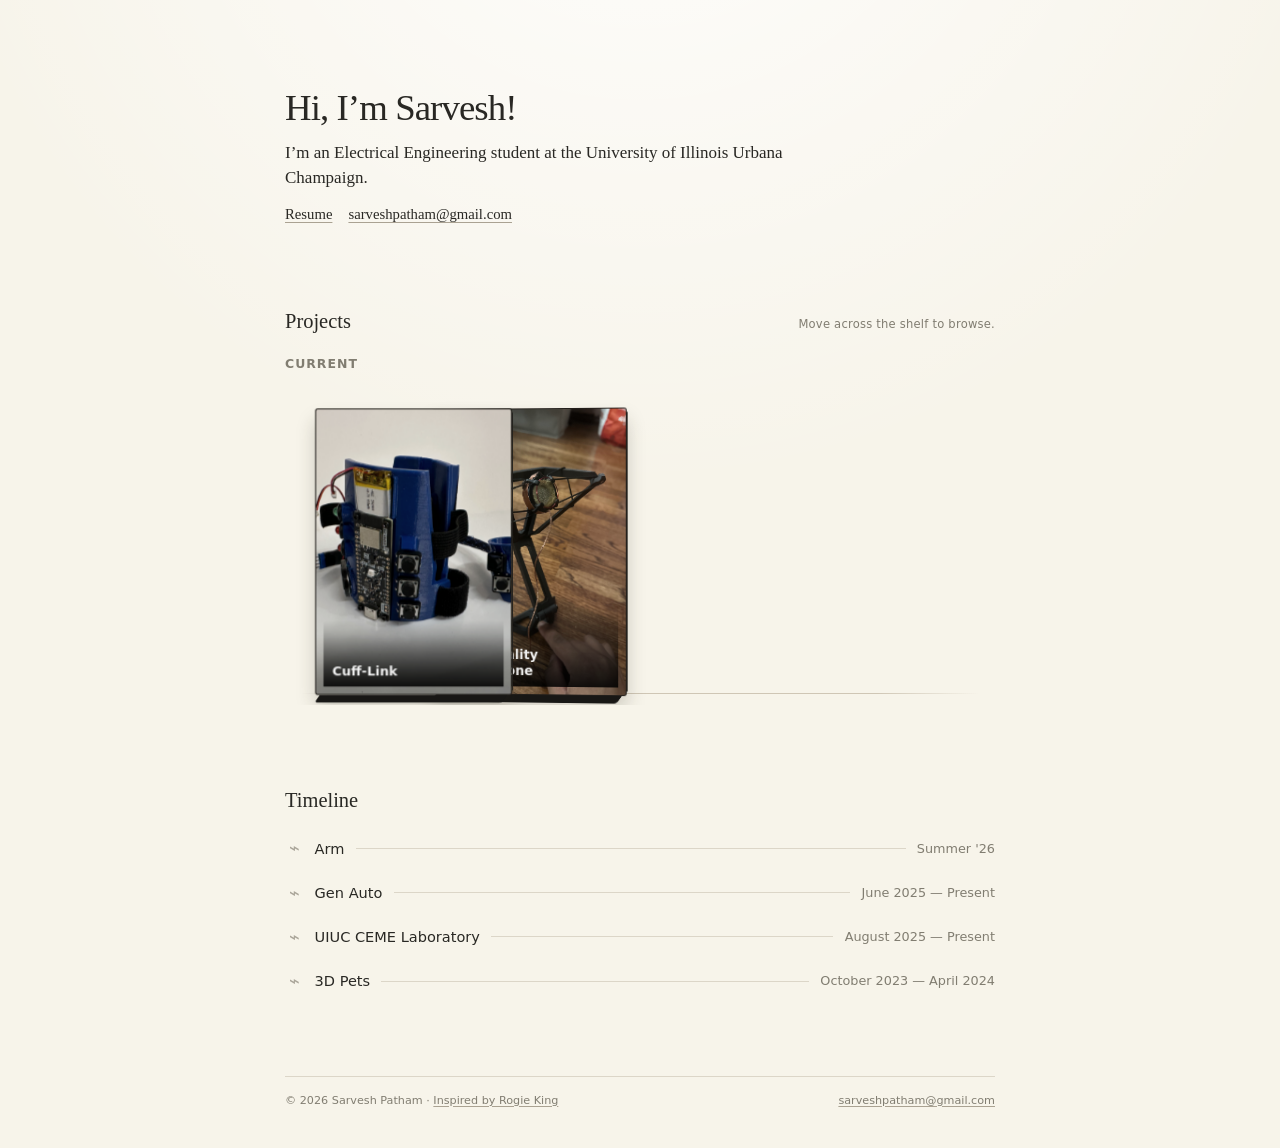
<file: index.html>
<!doctype html>
<html lang="en">
<head>
  <meta charset="utf-8">
  <meta name="viewport" content="width=device-width, initial-scale=1">
  <meta name="description" content="Sarvesh Patham — electrical engineer building accessible hardware, robotics, and embedded systems.">
  <title>Sarvesh Patham — Engineer</title>
  <link rel="stylesheet" href="styles.css">
  <script src="app.js" defer></script>
</head>
<body>
  <main class="site-shell">
    <header class="intro" aria-labelledby="intro-title">
      <div>
        <h1 id="intro-title">Hi, I’m Sarvesh!</h1>
        <p>
          I’m an Electrical Engineering student at the University of Illinois Urbana Champaign.
        </p>
        <nav class="intro__links" aria-label="Personal links">
          <a href="spatham_resume_s.pdf" target="_blank" rel="noopener">Resume</a>
          <a class="copy-email" href="mailto:sarveshpatham@gmail.com">sarveshpatham@gmail.com</a>
        </nav>
      </div>
    </header>

    <section class="projects" aria-labelledby="projects-title">
      <div class="section-heading">
        <h2 id="projects-title">Projects</h2>
        <p>Move across the shelf to browse.</p>
      </div>
      <div id="project-shelves" class="project-shelves" aria-live="polite">
        <p class="loading-message">Loading projects…</p>
      </div>
    </section>

    <section class="timeline" aria-labelledby="timeline-title">
      <div class="section-heading">
        <h2 id="timeline-title">Timeline</h2>
      </div>
      <ol id="timeline-list" class="timeline-list">
        <li class="loading-message">Loading timeline…</li>
      </ol>
    </section>

    <footer class="footer">
      <span>
        © <span id="current-year"></span> Sarvesh Patham ·
        <a href="https://rog.ie/" target="_blank" rel="noopener">Inspired by Rogie King</a>
      </span>
      <a class="copy-email" href="mailto:sarveshpatham@gmail.com">sarveshpatham@gmail.com</a>
    </footer>
  </main>
</body>
</html>
</file>
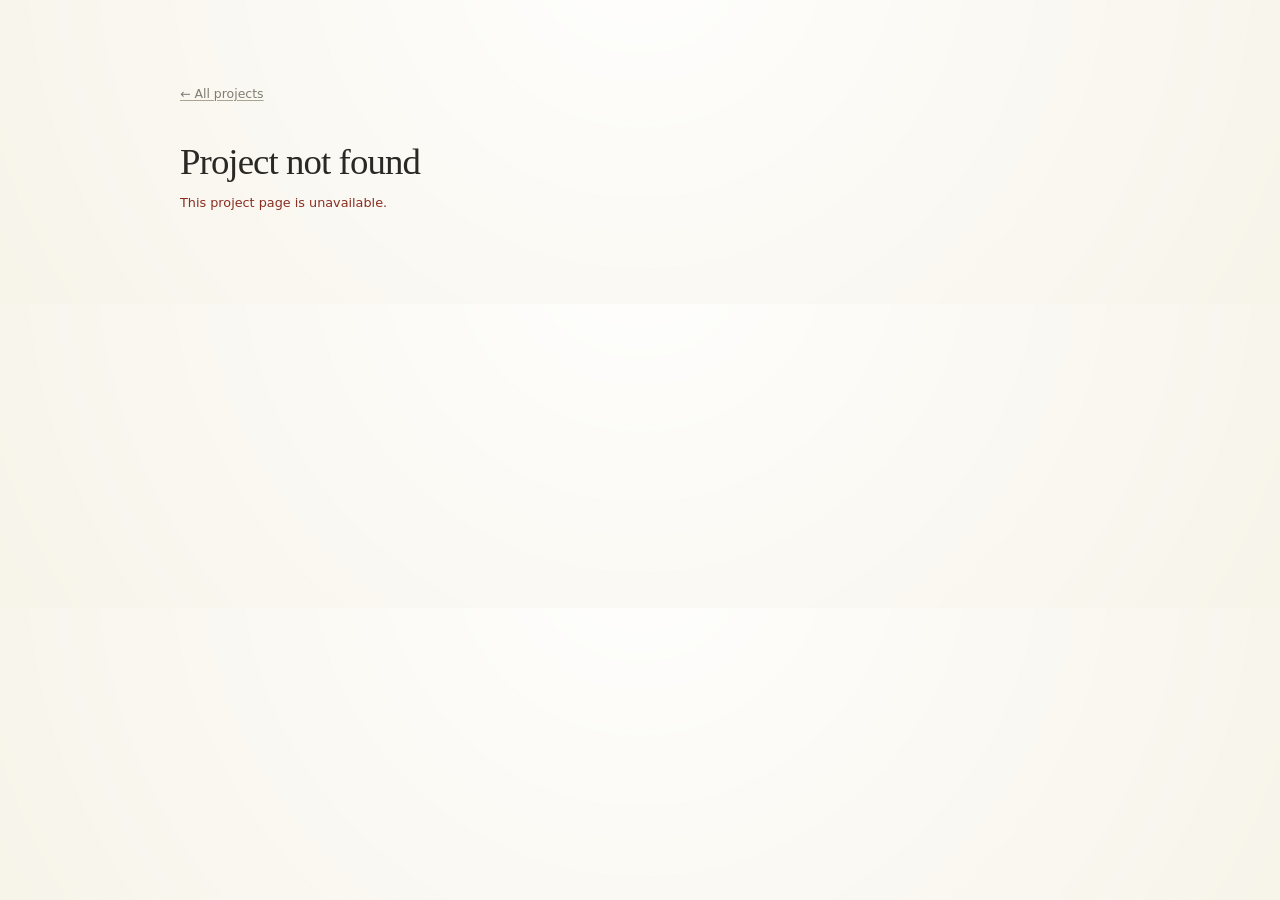
<file: project.html>
<!doctype html>
<html lang="en">
<head>
  <meta charset="utf-8">
  <meta name="viewport" content="width=device-width, initial-scale=1">
  <meta name="description" content="A project by Sarvesh Patham.">
  <title>Project — Sarvesh Patham</title>
  <link rel="stylesheet" href="styles.css">
  <link rel="stylesheet" href="project.css">
  <script src="app.js" defer></script>
  <script src="project.js" defer></script>
</head>
<body>
  <main class="project-page">
    <a class="project-page__back" href="index.html#projects">← All projects</a>
    <article id="project-detail" aria-live="polite">
      <p class="loading-message">Loading project…</p>
    </article>
  </main>
</body>
</html>
</file>
<file: styles.css>
:root {
  --paper: #f7f4ea;
  --ink: #292824;
  --muted: #817d71;
  --hairline: #dcd6c8;
  --accent: #8a2d21;
  --shadow: rgba(46, 39, 28, 0.22);
  color-scheme: light;
}

* {
  box-sizing: border-box;
}

html {
  scroll-behavior: smooth;
}

body {
  margin: 0;
  min-width: 320px;
  background:
    radial-gradient(circle at 50% -20%, rgba(255, 255, 255, 0.92), transparent 45rem),
    var(--paper);
  color: var(--ink);
  font-family: Georgia, "Times New Roman", serif;
  font-size: 17px;
  line-height: 1.52;
}

a {
  color: inherit;
  text-decoration-color: #aaa292;
  text-underline-offset: 0.18em;
}

a:hover {
  text-decoration-color: var(--accent);
}

.site-shell {
  width: min(100% - 2rem, 710px);
  margin: 0 auto;
  padding: clamp(2.25rem, 7vw, 5.5rem) 0 2.5rem;
}

.intro {
  max-width: 36rem;
}

h1,
h2,
h3,
p {
  margin-top: 0;
}

h1 {
  margin-bottom: 0.7rem;
  font-size: clamp(1.7rem, 4vw, 2.3rem);
  font-weight: 400;
  letter-spacing: -0.025em;
  line-height: 1.1;
}

.intro p {
  max-width: 34rem;
  margin-bottom: 0.75rem;
}

.intro__links {
  display: flex;
  gap: 1rem;
  font-size: 0.92rem;
}

.projects,
.timeline {
  margin-top: clamp(3rem, 8vw, 5rem);
}

.section-heading {
  display: flex;
  align-items: baseline;
  justify-content: space-between;
  gap: 1rem;
  margin-bottom: 0.7rem;
}

.section-heading h2 {
  margin: 0;
  font-size: 1.28rem;
  font-weight: 400;
}

.section-heading p {
  margin: 0;
  color: var(--muted);
  font: 0.72rem/1.2 ui-sans-serif, system-ui, sans-serif;
  letter-spacing: 0.02em;
}

.project-shelf-group {
  margin-top: 1.25rem;
}

.project-shelf-group + .project-shelf-group {
  margin-top: 2.25rem;
}

.project-shelf-title {
  margin: 0;
  color: var(--muted);
  font: 600 0.78rem/1.2 ui-sans-serif, system-ui, sans-serif;
  letter-spacing: 0.08em;
  text-transform: uppercase;
}

.project-shelf {
  position: relative;
  display: flex;
  align-items: end;
  min-height: 330px;
  margin-top: -1.7rem;
  padding: 2.5rem 1.5rem 1rem;
  overflow-x: auto;
  overflow-y: hidden;
  scrollbar-width: none;
  perspective: 1000px;
  touch-action: pan-y;
  user-select: none;
}

.project-shelf::-webkit-scrollbar {
  display: none;
}

.project-shelf::after {
  position: absolute;
  right: 1rem;
  bottom: 0.65rem;
  left: 1rem;
  height: 1px;
  background: linear-gradient(90deg, transparent, #cfc6b5 15%, #cfc6b5 85%, transparent);
  content: "";
}

.project-tape {
  --distance: 1;
  --side: 1;
  position: relative;
  z-index: calc(20 - var(--distance));
  flex: 0 0 clamp(159px, 33vw, 209px);
  height: clamp(240px, 48.4vw, 304px);
  margin-right: var(--tape-overlap, clamp(-140px, -20vw, -94px));
  border-radius: 3px;
  outline: none;
  transform:
    translateY(calc(var(--distance) * 6px))
    rotateY(calc(var(--side) * var(--distance) * -4deg))
    scale(calc(1 - var(--distance) * 0.057));
  transform-origin: bottom center;
  transition:
    transform 300ms cubic-bezier(.22, 1, .36, 1),
    filter 280ms ease;
  filter: saturate(calc(1 - var(--distance) * 0.16)) brightness(calc(1 - var(--distance) * 0.05));
}

.project-tape:last-child {
  margin-right: 0;
}

.project-tape__link {
  --tilt-x: 0deg;
  --tilt-y: 0deg;
  --glow-x: 50%;
  --glow-y: 50%;
  position: absolute;
  inset: 0;
  display: block;
  border-radius: inherit;
  color: white;
  text-decoration: none;
  transform: perspective(900px) rotateX(var(--tilt-x)) rotateY(var(--tilt-y));
  transform-origin: center center;
  transform-style: preserve-3d;
  transition: transform 280ms cubic-bezier(.2, .8, .2, 1);
}

.project-tape.is-hovered .project-tape__link {
  transition: transform 120ms ease-out;
}

.project-tape__aura {
  position: absolute;
  inset: -14px;
  z-index: -1;
  border-radius: 16px;
  background: radial-gradient(
    circle at var(--glow-x) var(--glow-y),
    rgba(196, 128, 72, 0.34),
    rgba(138, 45, 33, 0.2) 45%,
    transparent 74%
  );
  filter: blur(14px);
  opacity: 0;
  pointer-events: none;
  transition: opacity 240ms ease;
}

.project-tape.is-hovered .project-tape__aura {
  opacity: 1;
}

.project-tape__sheen {
  position: absolute;
  inset: 0;
  border-radius: inherit;
  background: radial-gradient(
    circle at var(--glow-x) var(--glow-y),
    rgba(255, 250, 240, 0.24),
    transparent 62%
  );
  opacity: 0;
  pointer-events: none;
  transition: opacity 220ms ease;
}

.project-tape.is-hovered .project-tape__sheen {
  opacity: 1;
}

.project-tape__link::before,
.project-tape__link::after {
  position: absolute;
  content: "";
  pointer-events: none;
}

.project-tape__link::before {
  inset: 4px -8px 4px 100%;
  border-radius: 0 3px 3px 0;
  background: #25231f;
  transform: rotateY(75deg);
  transform-origin: left;
}

.project-tape__link::after {
  inset: auto 5px -8px 5px;
  height: 8px;
  border-radius: 0 0 3px 3px;
  background: #191816;
  transform: skewX(-35deg);
  transform-origin: top;
}

.project-tape__media {
  position: absolute;
  inset: 0;
  width: 100%;
  height: 100%;
  border: 1px solid rgba(39, 34, 28, 0.5);
  border-radius: inherit;
  background: #24211d;
  box-shadow: 0 12px 20px var(--shadow);
  object-fit: cover;
  pointer-events: none;
  transition: box-shadow 220ms ease, border-color 220ms ease;
}

.project-tape.is-hovered .project-tape__media {
  border-color: rgba(196, 128, 72, 0.55);
  box-shadow:
    0 18px 32px rgba(46, 39, 28, 0.28),
    0 0 24px rgba(186, 114, 62, 0.28);
}

video.project-tape__media {
  opacity: 0;
  transition: opacity 180ms ease;
}

.project-tape.has-video.is-active video.project-tape__media {
  opacity: 1;
}

.project-tape__label {
  position: absolute;
  right: 0.55rem;
  bottom: 0.55rem;
  left: 0.55rem;
  padding: 2.8rem 0.6rem 0.55rem;
  background: linear-gradient(transparent, rgba(0, 0, 0, 0.88));
  opacity: 1;
  pointer-events: none;
  transform: translateY(0);
}

.project-tape__title {
  display: block;
  font: 600 0.86rem/1.2 ui-sans-serif, system-ui, sans-serif;
}

.project-tape__description {
  display: -webkit-box;
  max-height: 0;
  margin-top: 0;
  overflow: hidden;
  font: 0.68rem/1.35 ui-sans-serif, system-ui, sans-serif;
  opacity: 0;
  transform: translateY(4px);
  transition: max-height 180ms ease, margin 180ms ease, opacity 180ms ease, transform 180ms ease;
  -webkit-box-orient: vertical;
  -webkit-line-clamp: 3;
}

.project-tape.is-active .project-tape__description,
.project-tape:focus-within .project-tape__description {
  max-height: 3.5rem;
  margin-top: 0.25rem;
  opacity: 1;
  transform: translateY(0);
}

.project-tape__tooltip {
  position: absolute;
  top: -2.2rem;
  left: 50%;
  z-index: 50;
  width: max-content;
  max-width: 220px;
  padding: 0.35rem 0.55rem;
  border-radius: 4px;
  background: #252421;
  color: white;
  font: 0.7rem/1.25 ui-sans-serif, system-ui, sans-serif;
  opacity: 0;
  transform: translate(-50%, 5px);
  transition: opacity 160ms ease 120ms, transform 160ms ease 120ms;
  pointer-events: none;
  transform: translate(-50%, 5px);
}

.project-tape__tooltip::after {
  position: absolute;
  top: 100%;
  left: 50%;
  border: 5px solid transparent;
  border-top-color: #252421;
  content: "";
  transform: translateX(-50%);
}

.project-tape.is-active .project-tape__tooltip,
.project-tape:focus-within .project-tape__tooltip {
  opacity: 1;
  transform: translate(-50%, 0);
}

.timeline-list {
  margin: 0;
  padding: 0;
  list-style: none;
}

.timeline-item {
  border-bottom: 1px solid transparent;
}

.timeline-item__button {
  display: grid;
  grid-template-columns: 1.15rem auto 1fr auto;
  gap: 0.7rem;
  align-items: center;
  width: 100%;
  min-height: 2.7rem;
  padding: 0;
  border: 0;
  background: transparent;
  color: inherit;
  font: 0.91rem/1.2 ui-sans-serif, system-ui, sans-serif;
  text-align: left;
  cursor: pointer;
}

.timeline-item__mark {
  color: #aaa599;
  font-family: Georgia, serif;
  font-size: 1.15rem;
  text-align: center;
  transition: color 160ms ease, transform 160ms ease;
}

.timeline-item__rule {
  height: 1px;
  background: var(--hairline);
}

.timeline-item__date {
  color: var(--muted);
  font-size: 0.8rem;
}

.timeline-item__details {
  display: grid;
  grid-template-rows: 0fr;
  margin-left: 1.85rem;
  color: #5e5a51;
  transition: grid-template-rows 220ms ease;
}

.timeline-item__details > div {
  overflow: hidden;
}

.timeline-item__details p {
  margin: 0 0 0.2rem;
  font: 600 0.78rem/1.4 ui-sans-serif, system-ui, sans-serif;
}

.timeline-item__details ul {
  margin: 0.15rem 0 1rem;
  padding-left: 1.1rem;
  font: 0.78rem/1.55 ui-sans-serif, system-ui, sans-serif;
}

.timeline-item.is-open {
  border-bottom-color: var(--hairline);
}

.timeline-item.is-open .timeline-item__mark {
  color: var(--accent);
  transform: rotate(45deg);
}

.timeline-item.is-open .timeline-item__details {
  grid-template-rows: 1fr;
}

.loading-message,
.error-message {
  color: var(--muted);
  font: 0.8rem/1.4 ui-sans-serif, system-ui, sans-serif;
}

.error-message {
  color: var(--accent);
}

.footer {
  display: flex;
  justify-content: space-between;
  gap: 1rem;
  margin-top: 4.5rem;
  padding-top: 1rem;
  border-top: 1px solid var(--hairline);
  color: var(--muted);
  font: 0.7rem/1.4 ui-sans-serif, system-ui, sans-serif;
}

@media (max-width: 560px) {
  .site-shell {
    width: min(100% - 1.4rem, 710px);
    padding-top: 2rem;
  }

  .section-heading p {
    display: none;
  }

  .project-shelf {
    min-height: 280px;
    margin-top: -1.4rem;
    padding-inline: 0.25rem;
    overflow-x: auto;
    scrollbar-width: none;
  }

  .project-shelf::-webkit-scrollbar {
    display: none;
  }

  .project-tape {
    flex-basis: 165px;
    height: 247px;
    margin-right: var(--tape-overlap, -90px);
  }

  .timeline-item__button {
    grid-template-columns: 1rem auto 1fr auto;
    gap: 0.45rem;
    font-size: 0.8rem;
  }

  .timeline-item__date {
    font-size: 0.7rem;
  }

  .footer {
    flex-direction: column;
  }
}

@media (prefers-reduced-motion: reduce) {
  *,
  *::before,
  *::after {
    scroll-behavior: auto !important;
    transition-duration: 0.01ms !important;
  }

  .project-tape__link {
    transform: none !important;
  }
}
</file>
<file: project.css>
.project-page {
  width: min(100% - 2rem, 920px);
  margin: 0 auto;
  padding: clamp(2rem, 7vw, 5rem) 0;
}

.project-page__back {
  display: inline-block;
  margin-bottom: 2.5rem;
  color: var(--muted);
  font: 0.78rem/1.2 ui-sans-serif, system-ui, sans-serif;
}

.project-hero {
  display: grid;
  grid-template-columns: minmax(0, 1.2fr) minmax(240px, 0.8fr);
  gap: clamp(1.5rem, 5vw, 4.5rem);
  align-items: center;
  margin-bottom: clamp(2rem, 5vw, 3.5rem);
}

.project-hero__media {
  position: relative;
}

.project-hero__media img,
.project-hero__media video {
  display: block;
  width: 100%;
  max-height: 610px;
  border: 1px solid #c8c0b1;
  border-radius: 3px;
  box-shadow: 0 18px 40px var(--shadow);
  object-fit: cover;
}

.project-hero h1 {
  margin-bottom: 1rem;
  font-size: clamp(2.4rem, 7vw, 5rem);
}

.project-hero p {
  color: #59554d;
  font-size: 1.08rem;
}

.project-specs {
  display: flex;
  flex-wrap: wrap;
  gap: 1.1rem 2.25rem;
  margin: 0 0 clamp(2rem, 5vw, 3.5rem);
  padding: 1.15rem 0;
  border-top: 1px solid var(--hairline);
  border-bottom: 1px solid var(--hairline);
  font-family: ui-sans-serif, system-ui, sans-serif;
}

.project-specs__item {
  min-width: 110px;
}

.project-specs__item--wide {
  flex: 1 1 240px;
}

.project-specs dt {
  margin-bottom: 0.25rem;
  color: var(--muted);
  font-size: 0.68rem;
  font-weight: 600;
  letter-spacing: 0.08em;
  text-transform: uppercase;
}

.project-specs dd {
  margin: 0;
  color: var(--ink);
  font-size: 0.86rem;
  line-height: 1.4;
}

.project-specs__tags {
  display: flex;
  flex-wrap: wrap;
  gap: 0.35rem;
}

.project-specs__tag {
  padding: 0.14rem 0.5rem;
  border: 1px solid var(--hairline);
  border-radius: 999px;
  background: rgba(255, 255, 255, 0.55);
  color: #4f4b44;
  font-size: 0.74rem;
}

.project-copy {
  max-width: 920px;
  margin: 0 auto;
}

.project-copy > h2,
.project-copy > h3,
.project-copy > h4,
.project-copy > p,
.project-copy > ul,
.project-copy > ol,
.project-copy > blockquote,
.project-copy > pre,
.project-copy > hr,
.project-copy > .project-figure,
.project-copy > .project-table-wrap,
.project-copy > .md-callout {
  max-width: 720px;
  margin-inline: auto;
}

.project-copy h2 {
  margin-top: 2.4rem;
  margin-bottom: 0.7rem;
  font-size: 1.55rem;
  font-weight: 400;
}

.project-copy h3 {
  margin-top: 1.8rem;
  margin-bottom: 0.5rem;
  font-size: 1.2rem;
  font-weight: 400;
}

.project-copy h4 {
  margin-top: 1.4rem;
  margin-bottom: 0.4rem;
  color: var(--muted);
  font: 600 0.82rem/1.3 ui-sans-serif, system-ui, sans-serif;
  letter-spacing: 0.06em;
  text-transform: uppercase;
}

.project-copy p,
.project-copy li {
  color: #4f4b44;
}

.project-copy ul,
.project-copy ol {
  padding-left: 1.25rem;
}

.project-copy hr {
  height: 1px;
  margin-block: 2.2rem;
  border: 0;
  background: var(--hairline);
}

.project-copy code {
  padding: 0.1rem 0.35rem;
  border-radius: 3px;
  background: rgba(41, 40, 36, 0.07);
  font: 0.85em/1.4 ui-monospace, SFMono-Regular, Menlo, monospace;
}

.project-copy pre {
  margin-block: 1.4rem;
  padding: 1rem 1.15rem;
  overflow-x: auto;
  border: 1px solid var(--hairline);
  border-radius: 4px;
  background: #f0ece0;
}

.project-copy pre code {
  padding: 0;
  background: transparent;
  font-size: 0.82rem;
}

.project-copy blockquote {
  margin-block: 1.4rem;
  padding: 0.25rem 0 0.25rem 1.15rem;
  border-left: 2px solid var(--hairline);
  color: #5e5a51;
  font-style: italic;
}

.project-copy blockquote p:last-child {
  margin-bottom: 0;
}

.project-figure {
  margin: 1.75rem auto;
}

.project-figure img,
.project-figure video {
  display: block;
  width: 100%;
  border: 1px solid #d0c8b8;
  border-radius: 3px;
  box-shadow: 0 10px 24px rgba(46, 39, 28, 0.12);
}

.project-figure figcaption {
  margin-top: 0.55rem;
  color: var(--muted);
  font: 0.78rem/1.45 ui-sans-serif, system-ui, sans-serif;
  text-align: center;
}

.project-table-wrap {
  margin-block: 1.6rem;
  overflow-x: auto;
}

.project-copy table {
  width: 100%;
  border-collapse: collapse;
  font: 0.84rem/1.45 ui-sans-serif, system-ui, sans-serif;
}

.project-copy th,
.project-copy td {
  padding: 0.55rem 0.75rem;
  border-bottom: 1px solid var(--hairline);
  text-align: left;
  vertical-align: top;
}

.project-copy th {
  color: var(--muted);
  font-size: 0.72rem;
  font-weight: 600;
  letter-spacing: 0.06em;
  text-transform: uppercase;
}

.md-wide {
  margin-block: 2.2rem;
}

.md-wide .project-figure {
  margin-block: 0;
}

.md-split {
  display: grid;
  grid-template-columns: repeat(2, minmax(0, 1fr));
  gap: clamp(1.25rem, 3.5vw, 2.5rem);
  align-items: center;
  margin-block: 2.2rem;
}

.md-split--reverse > :first-child {
  order: 2;
}

.md-split .project-figure {
  margin-block: 0;
}

.md-split__col > :first-child {
  margin-top: 0;
}

.md-split__col > :last-child {
  margin-bottom: 0;
}

.md-gallery {
  display: grid;
  grid-template-columns: repeat(2, minmax(0, 1fr));
  gap: 1.15rem;
  align-items: start;
  margin-block: 2.2rem;
}

.md-gallery--3 {
  grid-template-columns: repeat(3, minmax(0, 1fr));
}

.md-gallery .project-figure {
  margin-block: 0;
}

.md-callout {
  margin-block: 1.8rem;
  padding: 1rem 1.2rem;
  border-left: 3px solid var(--accent);
  border-radius: 0 4px 4px 0;
  background: rgba(138, 45, 33, 0.05);
}

.md-callout__title {
  margin-bottom: 0.4rem;
  color: var(--accent);
  font: 600 0.75rem/1.3 ui-sans-serif, system-ui, sans-serif;
  letter-spacing: 0.07em;
  text-transform: uppercase;
}

.md-callout > :last-child {
  margin-bottom: 0;
}

@media (max-width: 700px) {
  .project-hero,
  .md-split,
  .md-gallery,
  .md-gallery--3 {
    grid-template-columns: 1fr;
  }

  .md-split--reverse > :first-child {
    order: 0;
  }

  .project-hero__media img,
  .project-hero__media video {
    max-height: 480px;
  }
}
</file>
